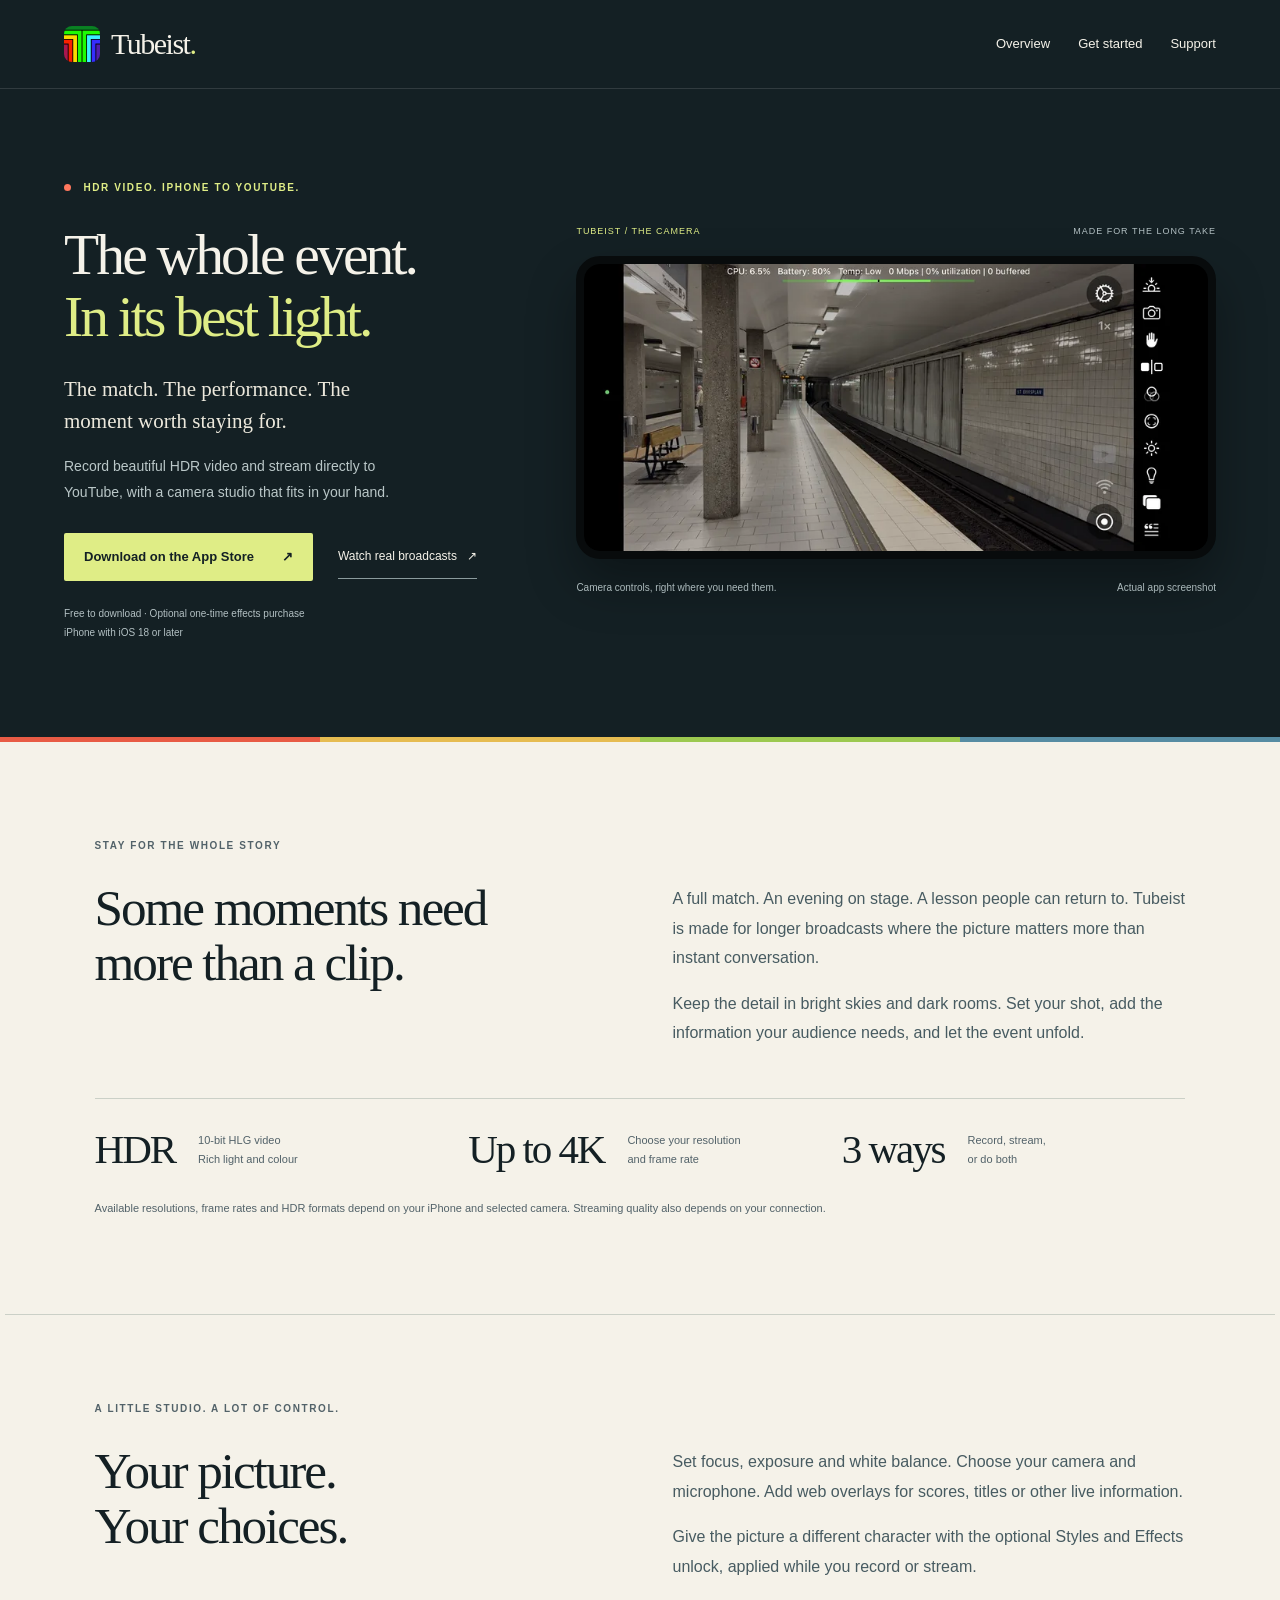
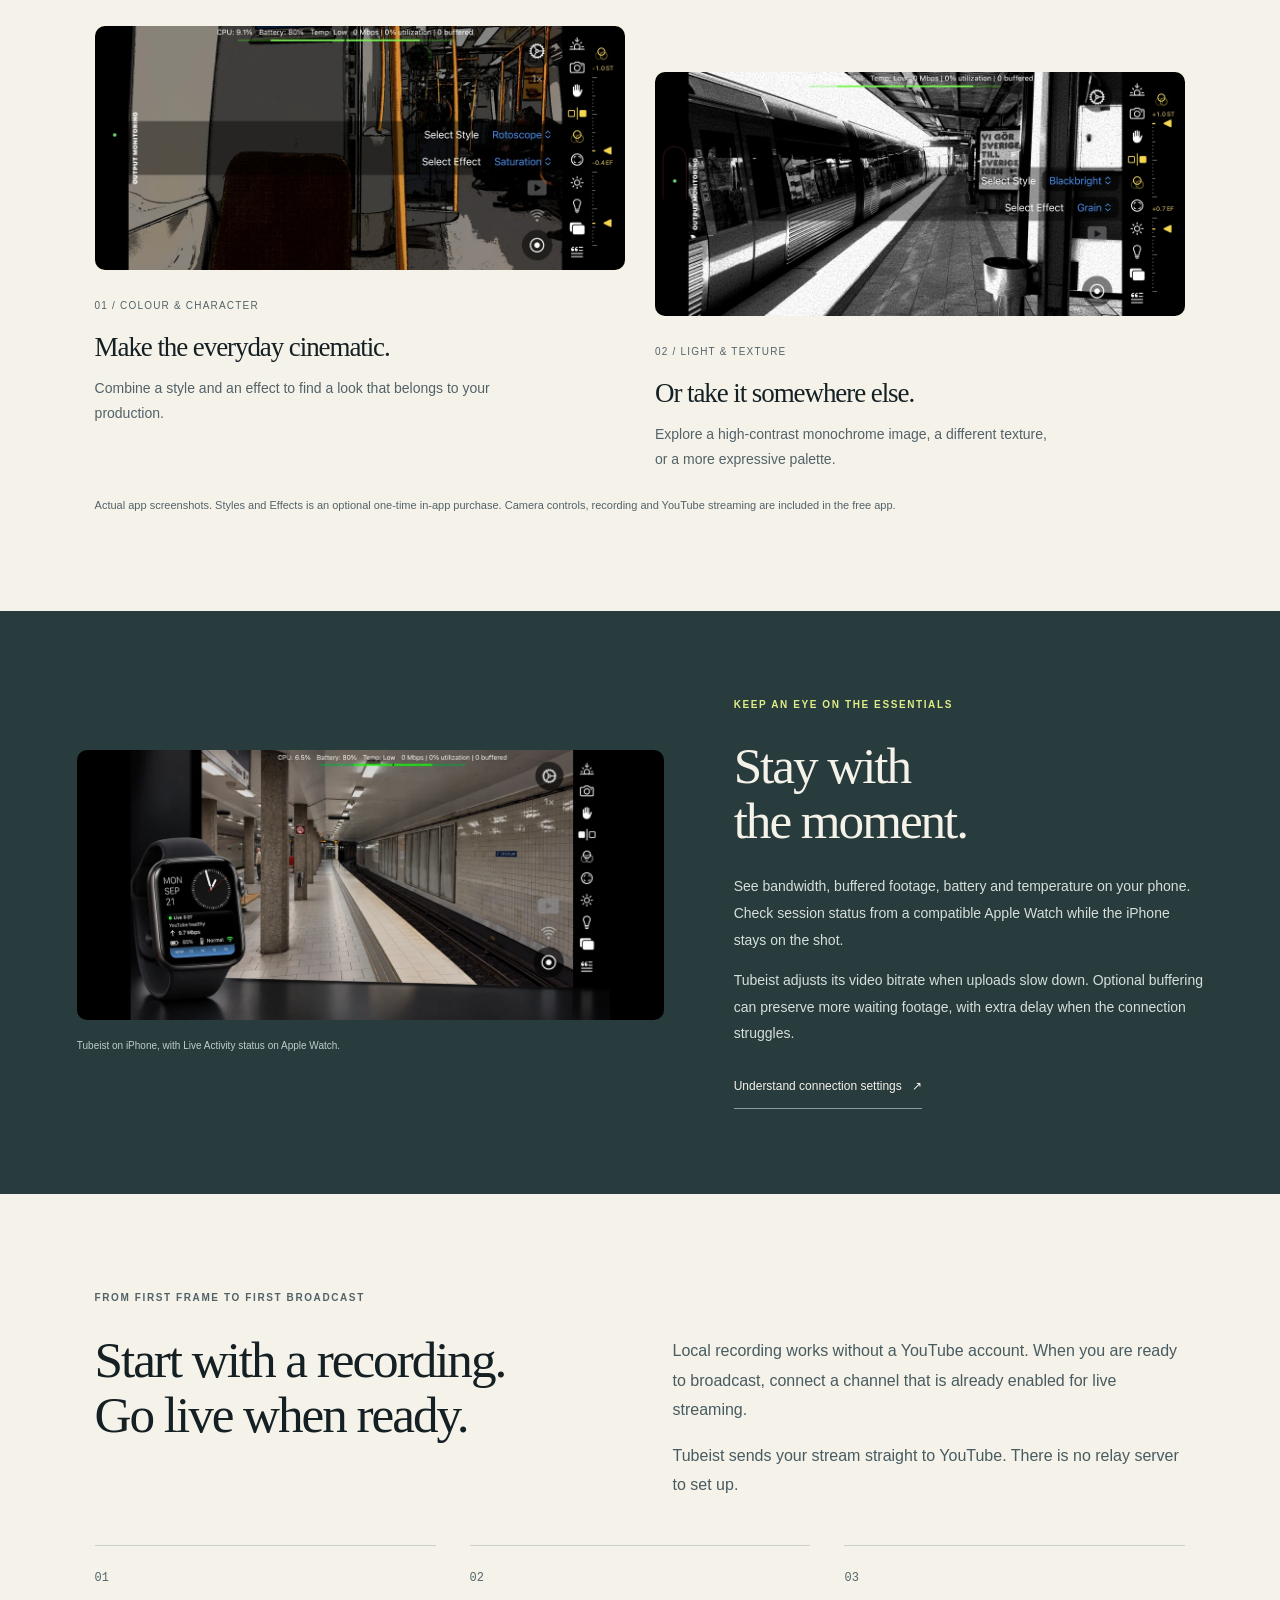
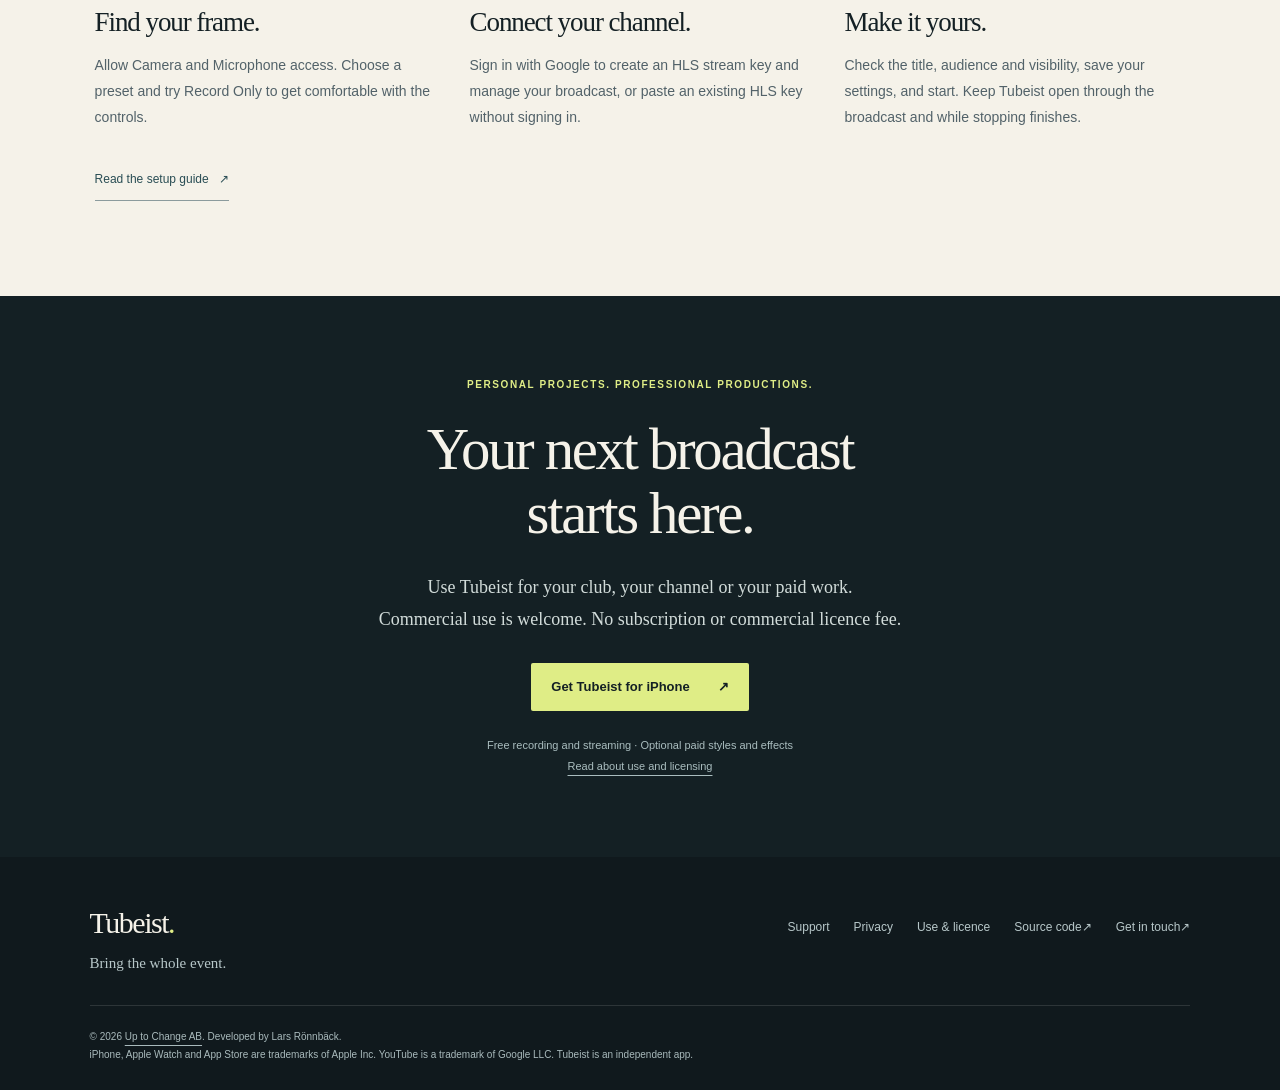
<file: AppStore/Website/index.html>
<!doctype html>
<html lang="en">
<head>
  <meta charset="utf-8">
  <meta name="viewport" content="width=device-width, initial-scale=1">
  <meta name="theme-color" content="#142024">
  <title>Tubeist — Bring the whole event.</title>
  <meta name="description" content="Record HDR video and stream directly to YouTube from your iPhone. Camera controls, web overlays and optional effects. Personal and commercial use welcome.">
  <link rel="canonical" href="https://www.uptochange.com/tubeist/">
  <meta property="og:type" content="website">
  <meta property="og:title" content="Tubeist — Bring the whole event.">
  <meta property="og:description" content="Record HDR video and stream directly to YouTube from your iPhone. Camera controls, web overlays and optional effects. Personal and commercial use welcome.">
  <meta property="og:url" content="https://www.uptochange.com/tubeist/">
  <meta property="og:image" content="https://www.uptochange.com/tubeist/assets/social.jpg">
  <meta property="og:image:width" content="1200">
  <meta property="og:image:height" content="630">
  <meta property="og:image:alt" content="Tubeist — HDR recording and YouTube streaming for iPhone">
  <meta name="twitter:card" content="summary_large_image">
  <link rel="icon" href="assets/favicon.png" type="image/png">
  <link rel="apple-touch-icon" href="assets/apple-touch-icon.png">
  <link rel="stylesheet" href="assets/site.css">
</head>
<body class="home">
  <a class="skip" href="#main">Skip to content</a>
  <header class="site-header">
    <a class="wordmark" href="./" aria-label="Tubeist home"><img src="assets/icon.png" width="40" height="40" alt="">Tubeist<span class="wordmark-dot" aria-hidden="true">.</span></a>
    <nav aria-label="Main navigation"><a href="./#possibilities">Overview</a><a href="./#get-started">Get started</a><a href="support.html">Support</a></nav>
  </header>
  <main id="main">
    <section class="hero" aria-labelledby="hero-title">
      <div class="hero-inner">
        <div class="hero-copy">
          <p class="eyebrow"><span class="signal" aria-hidden="true"></span> HDR video. iPhone to YouTube.</p>
          <h1 id="hero-title">The whole event.<br><em>In its best light.</em></h1>
          <p class="hero-intro">The match. The performance. The moment worth staying for.</p>
          <p class="hero-invite">Record beautiful HDR video and stream directly to YouTube, with a camera studio that fits in your hand.</p>
          <div class="hero-actions"><a class="button" href="https://apps.apple.com/app/tubeist/id6740208994">Download on the App Store <span aria-hidden="true">↗</span></a><a class="text-link" href="https://www.youtube.com/playlist?list=PLFnkPgO2HxdAp_YiFVSWVpyak--0y6m5U">Watch real broadcasts <span aria-hidden="true">↗</span></a></div>
          <p class="availability">Free to download · Optional one-time effects purchase<br>iPhone with iOS 18 or later</p>
        </div>
        <figure class="hero-image">
          <div class="frame-label"><span>Tubeist / The camera</span><span>Made for the long take</span></div>
          <a href="assets/camera.webp" aria-label="View the full Tubeist camera screenshot"><img src="assets/camera.webp" srcset="assets/camera-small.webp 800w, assets/camera.webp 1600w" sizes="(max-width: 1000px) 90vw, 54vw" width="1600" height="736" alt="Tubeist’s landscape camera interface looking down a Stockholm underground platform, with camera controls and a stream health display" fetchpriority="high"></a>
          <figcaption><span>Camera controls, right where you need them.</span><span>Actual app screenshot</span></figcaption>
        </figure>
      </div>
      <div class="colour-strip" aria-hidden="true"></div>
    </section>

    <section class="section-wrap introduction" id="possibilities" aria-labelledby="intro-title">
      <p class="eyebrow">Stay for the whole story</p>
      <div class="intro-columns"><h2 id="intro-title">Some moments need<br>more than a clip.</h2><div class="intro-prose"><p>A full match. An evening on stage. A lesson people can return to. Tubeist is made for longer broadcasts where the picture matters more than instant conversation.</p><p>Keep the detail in bright skies and dark rooms. Set your shot, add the information your audience needs, and let the event unfold.</p></div></div>
      <dl class="spec-list"><div><dt>HDR</dt><dd>10-bit HLG video<br>Rich light and colour</dd></div><div><dt>Up to 4K</dt><dd>Choose your resolution<br>and frame rate</dd></div><div><dt>3 ways</dt><dd>Record, stream,<br>or do both</dd></div></dl>
      <p class="small-note">Available resolutions, frame rates and HDR formats depend on your iPhone and selected camera. Streaming quality also depends on your connection.</p>
    </section>

    <section class="production section-wrap" aria-labelledby="production-title">
      <p class="eyebrow">A little studio. A lot of control.</p>
      <div class="intro-columns"><h2 id="production-title">Your picture.<br>Your choices.</h2><div class="intro-prose"><p>Set focus, exposure and white balance. Choose your camera and microphone. Add web overlays for scores, titles or other live information.</p><p>Give the picture a different character with the optional Styles and Effects unlock, applied while you record or stream.</p></div></div>
      <div class="image-pair">
        <figure><a href="assets/rotoscope.webp" aria-label="View the Rotoscope and Saturation screenshot"><img src="assets/rotoscope.webp" width="1100" height="506" loading="lazy" alt="A tram interior in Tubeist with the Rotoscope style and Saturation effect selected"></a><figcaption><span class="figure-number">01 / Colour &amp; character</span><h3>Make the everyday cinematic.</h3><p>Combine a style and an effect to find a look that belongs to your production.</p></figcaption></figure>
        <figure><a href="assets/blackbright.webp" aria-label="View the Blackbright and Grain screenshot"><img src="assets/blackbright.webp" width="1100" height="506" loading="lazy" alt="A station platform in Tubeist with the Blackbright style and Grain effect selected"></a><figcaption><span class="figure-number">02 / Light &amp; texture</span><h3>Or take it somewhere else.</h3><p>Explore a high-contrast monochrome image, a different texture, or a more expressive palette.</p></figcaption></figure>
      </div>
      <p class="small-note">Actual app screenshots. Styles and Effects is an optional one-time in-app purchase. Camera controls, recording and YouTube streaming are included in the free app.</p>
    </section>

    <section class="watch-section" aria-labelledby="watch-title">
      <div class="watch-inner">
        <figure><img src="assets/watch.webp" width="1200" height="552" loading="lazy" alt="A composite showing Tubeist’s camera interface and an Apple Watch displaying session time and streaming health"><figcaption>Tubeist on iPhone, with Live Activity status on Apple Watch.</figcaption></figure>
        <div class="watch-copy"><p class="eyebrow">Keep an eye on the essentials</p><h2 id="watch-title">Stay with<br>the moment.</h2><p>See bandwidth, buffered footage, battery and temperature on your phone. Check session status from a compatible Apple Watch while the iPhone stays on the shot.</p><p>Tubeist adjusts its video bitrate when uploads slow down. Optional buffering can preserve more waiting footage, with extra delay when the connection struggles.</p><a class="text-link" href="support.html#connection">Understand connection settings <span aria-hidden="true">↗</span></a></div>
      </div>
    </section>

    <section class="section-wrap getting-started" id="get-started" aria-labelledby="start-title">
      <p class="eyebrow">From first frame to first broadcast</p>
      <div class="intro-columns"><h2 id="start-title">Start with a recording.<br>Go live when ready.</h2><div class="intro-prose"><p>Local recording works without a YouTube account. When you are ready to broadcast, connect a channel that is already enabled for live streaming.</p><p>Tubeist sends your stream straight to YouTube. There is no relay server to set up.</p></div></div>
      <ol class="steps"><li><span aria-hidden="true">01</span><div><h3>Find your frame.</h3><p>Allow Camera and Microphone access. Choose a preset and try Record Only to get comfortable with the controls.</p></div></li><li><span aria-hidden="true">02</span><div><h3>Connect your channel.</h3><p>Sign in with Google to create an HLS stream key and manage your broadcast, or paste an existing HLS key without signing in.</p></div></li><li><span aria-hidden="true">03</span><div><h3>Make it yours.</h3><p>Check the title, audience and visibility, save your settings, and start. Keep Tubeist open through the broadcast and while stopping finishes.</p></div></li></ol>
      <a class="text-link dark-link" href="support.html#get-started">Read the setup guide <span aria-hidden="true">↗</span></a>
    </section>

    <section class="closing" aria-labelledby="closing-title"><p class="eyebrow">Personal projects. Professional productions.</p><h2 id="closing-title">Your next broadcast<br>starts here.</h2><p>Use Tubeist for your club, your channel or your paid work.<br>Commercial use is welcome. No subscription or commercial licence fee.</p><a class="button" href="https://apps.apple.com/app/tubeist/id6740208994">Get Tubeist for iPhone <span aria-hidden="true">↗</span></a><p class="closing-footnote">Free recording and streaming · Optional paid styles and effects<br><a href="licence.html">Read about use and licensing</a></p></section>
</main>
  <footer class="site-footer">
    <div class="footer-brand"><a class="wordmark" href="./">Tubeist<span class="wordmark-dot" aria-hidden="true">.</span></a><p>Bring the whole event.</p></div>
    <nav aria-label="Footer navigation"><a href="support.html">Support</a><a href="privacy-policy.html">Privacy</a><a href="licence.html">Use &amp; licence</a><a href="https://github.com/Roenbaeck/tubeist">Source code <span aria-hidden="true">↗</span></a><a href="mailto:support@uptochange.com">Get in touch <span aria-hidden="true">↗</span></a></nav>
    <p class="copyright">© 2026 <a href="https://www.uptochange.com/">Up to Change AB</a>. Developed by Lars Rönnbäck.<br>iPhone, Apple Watch and App Store are trademarks of Apple Inc. YouTube is a trademark of Google LLC. Tubeist is an independent app.</p>
  </footer>
</body>
</html>
</file>
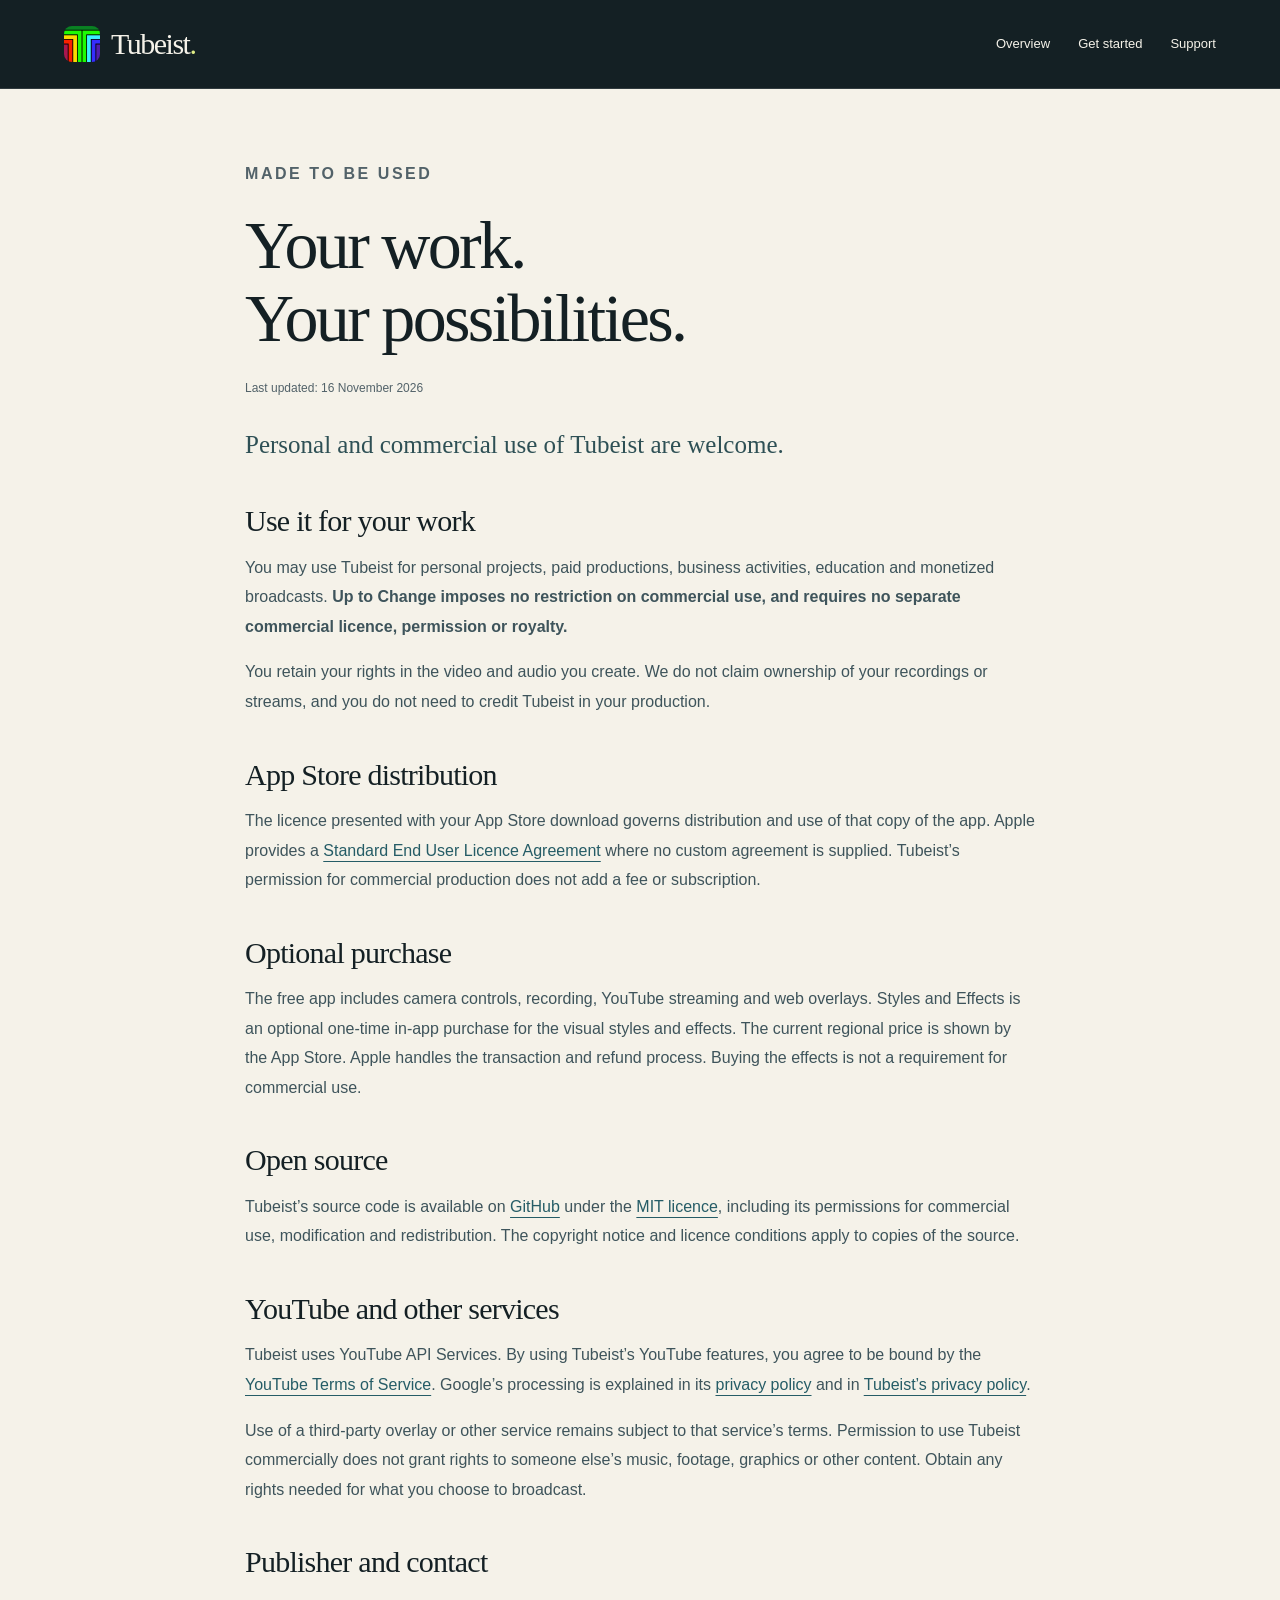
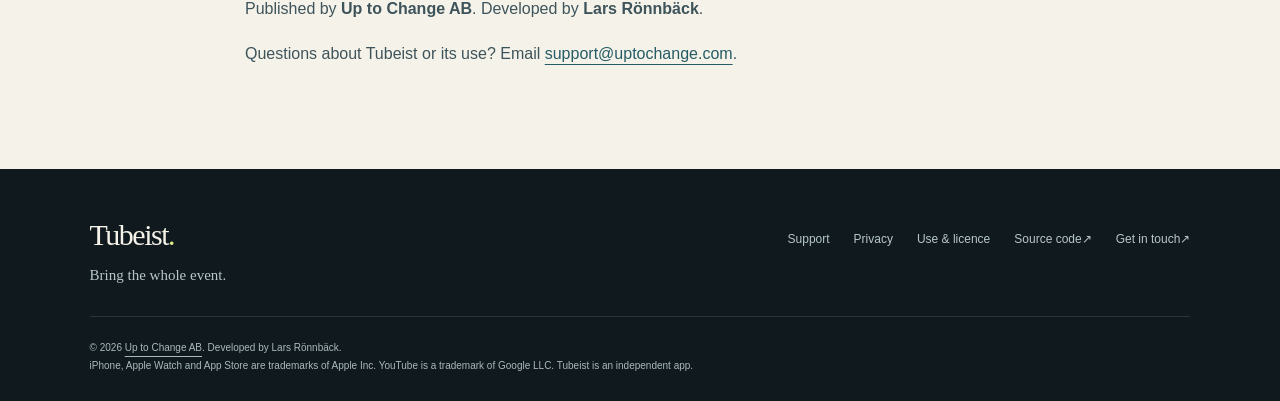
<file: AppStore/Website/licence.html>
<!doctype html>
<html lang="en">
<head>
  <meta charset="utf-8">
  <meta name="viewport" content="width=device-width, initial-scale=1">
  <meta name="theme-color" content="#142024">
  <title>Personal &amp; commercial use — Tubeist</title>
  <meta name="description" content="Tubeist welcomes personal and commercial use, including paid productions and monetized broadcasts. Read about the App Store licence and MIT-licensed source.">
  <link rel="canonical" href="https://www.uptochange.com/tubeist/licence.html">
  <meta property="og:type" content="website">
  <meta property="og:title" content="Personal &amp; commercial use — Tubeist">
  <meta property="og:description" content="Tubeist welcomes personal and commercial use, including paid productions and monetized broadcasts. Read about the App Store licence and MIT-licensed source.">
  <meta property="og:url" content="https://www.uptochange.com/tubeist/licence.html">
  <meta property="og:image" content="https://www.uptochange.com/tubeist/assets/social.jpg">
  <meta property="og:image:width" content="1200">
  <meta property="og:image:height" content="630">
  <meta property="og:image:alt" content="Tubeist — HDR recording and YouTube streaming for iPhone">
  <meta name="twitter:card" content="summary_large_image">
  <link rel="icon" href="assets/favicon.png" type="image/png">
  <link rel="apple-touch-icon" href="assets/apple-touch-icon.png">
  <link rel="stylesheet" href="assets/site.css">
</head>
<body class="document">
  <a class="skip" href="#main">Skip to content</a>
  <header class="site-header">
    <a class="wordmark" href="./" aria-label="Tubeist home"><img src="assets/icon.png" width="40" height="40" alt="">Tubeist<span class="wordmark-dot" aria-hidden="true">.</span></a>
    <nav aria-label="Main navigation"><a href="./#possibilities">Overview</a><a href="./#get-started">Get started</a><a href="support.html">Support</a></nav>
  </header>
  <main id="main">
    <article class="document-wrap">
      <p class="eyebrow">Made to be used</p><h1>Your work.<br>Your possibilities.</h1>
      <p class="updated">Last updated: 16 November 2026</p>
      <p class="lede">Personal and commercial use of Tubeist are welcome.</p>
      <h2>Use it for your work</h2>
      <p>You may use Tubeist for personal projects, paid productions, business activities, education and monetized broadcasts. <strong>Up to Change imposes no restriction on commercial use, and requires no separate commercial licence, permission or royalty.</strong></p>
      <p>You retain your rights in the video and audio you create. We do not claim ownership of your recordings or streams, and you do not need to credit Tubeist in your production.</p>
      <h2>App Store distribution</h2>
      <p>The licence presented with your App Store download governs distribution and use of that copy of the app. Apple provides a <a href="https://www.apple.com/legal/internet-services/itunes/dev/stdeula/">Standard End User Licence Agreement</a> where no custom agreement is supplied. Tubeist’s permission for commercial production does not add a fee or subscription.</p>
      <h2>Optional purchase</h2>
      <p>The free app includes camera controls, recording, YouTube streaming and web overlays. Styles and Effects is an optional one-time in-app purchase for the visual styles and effects. The current regional price is shown by the App Store. Apple handles the transaction and refund process. Buying the effects is not a requirement for commercial use.</p>
      <h2>Open source</h2>
      <p>Tubeist’s source code is available on <a href="https://github.com/Roenbaeck/tubeist">GitHub</a> under the <a href="assets/source-licence.txt">MIT licence</a>, including its permissions for commercial use, modification and redistribution. The copyright notice and licence conditions apply to copies of the source.</p>
      <h2>YouTube and other services</h2>
      <p>Tubeist uses YouTube API Services. By using Tubeist’s YouTube features, you agree to be bound by the <a href="https://www.youtube.com/t/terms">YouTube Terms of Service</a>. Google’s processing is explained in its <a href="https://policies.google.com/privacy">privacy policy</a> and in <a href="privacy-policy.html">Tubeist’s privacy policy</a>.</p>
      <p>Use of a third-party overlay or other service remains subject to that service’s terms. Permission to use Tubeist commercially does not grant rights to someone else’s music, footage, graphics or other content. Obtain any rights needed for what you choose to broadcast.</p>
      <h2>Publisher and contact</h2>
      <p>Published by <strong>Up to Change AB</strong>. Developed by <strong>Lars Rönnbäck</strong>.</p>
      <p>Questions about Tubeist or its use? Email <a href="mailto:support@uptochange.com?subject=Tubeist%20licensing">support@uptochange.com</a>.</p>
    </article>
</main>
  <footer class="site-footer">
    <div class="footer-brand"><a class="wordmark" href="./">Tubeist<span class="wordmark-dot" aria-hidden="true">.</span></a><p>Bring the whole event.</p></div>
    <nav aria-label="Footer navigation"><a href="support.html">Support</a><a href="privacy-policy.html">Privacy</a><a href="licence.html">Use &amp; licence</a><a href="https://github.com/Roenbaeck/tubeist">Source code <span aria-hidden="true">↗</span></a><a href="mailto:support@uptochange.com">Get in touch <span aria-hidden="true">↗</span></a></nav>
    <p class="copyright">© 2026 <a href="https://www.uptochange.com/">Up to Change AB</a>. Developed by Lars Rönnbäck.<br>iPhone, Apple Watch and App Store are trademarks of Apple Inc. YouTube is a trademark of Google LLC. Tubeist is an independent app.</p>
  </footer>
</body>
</html>
</file>
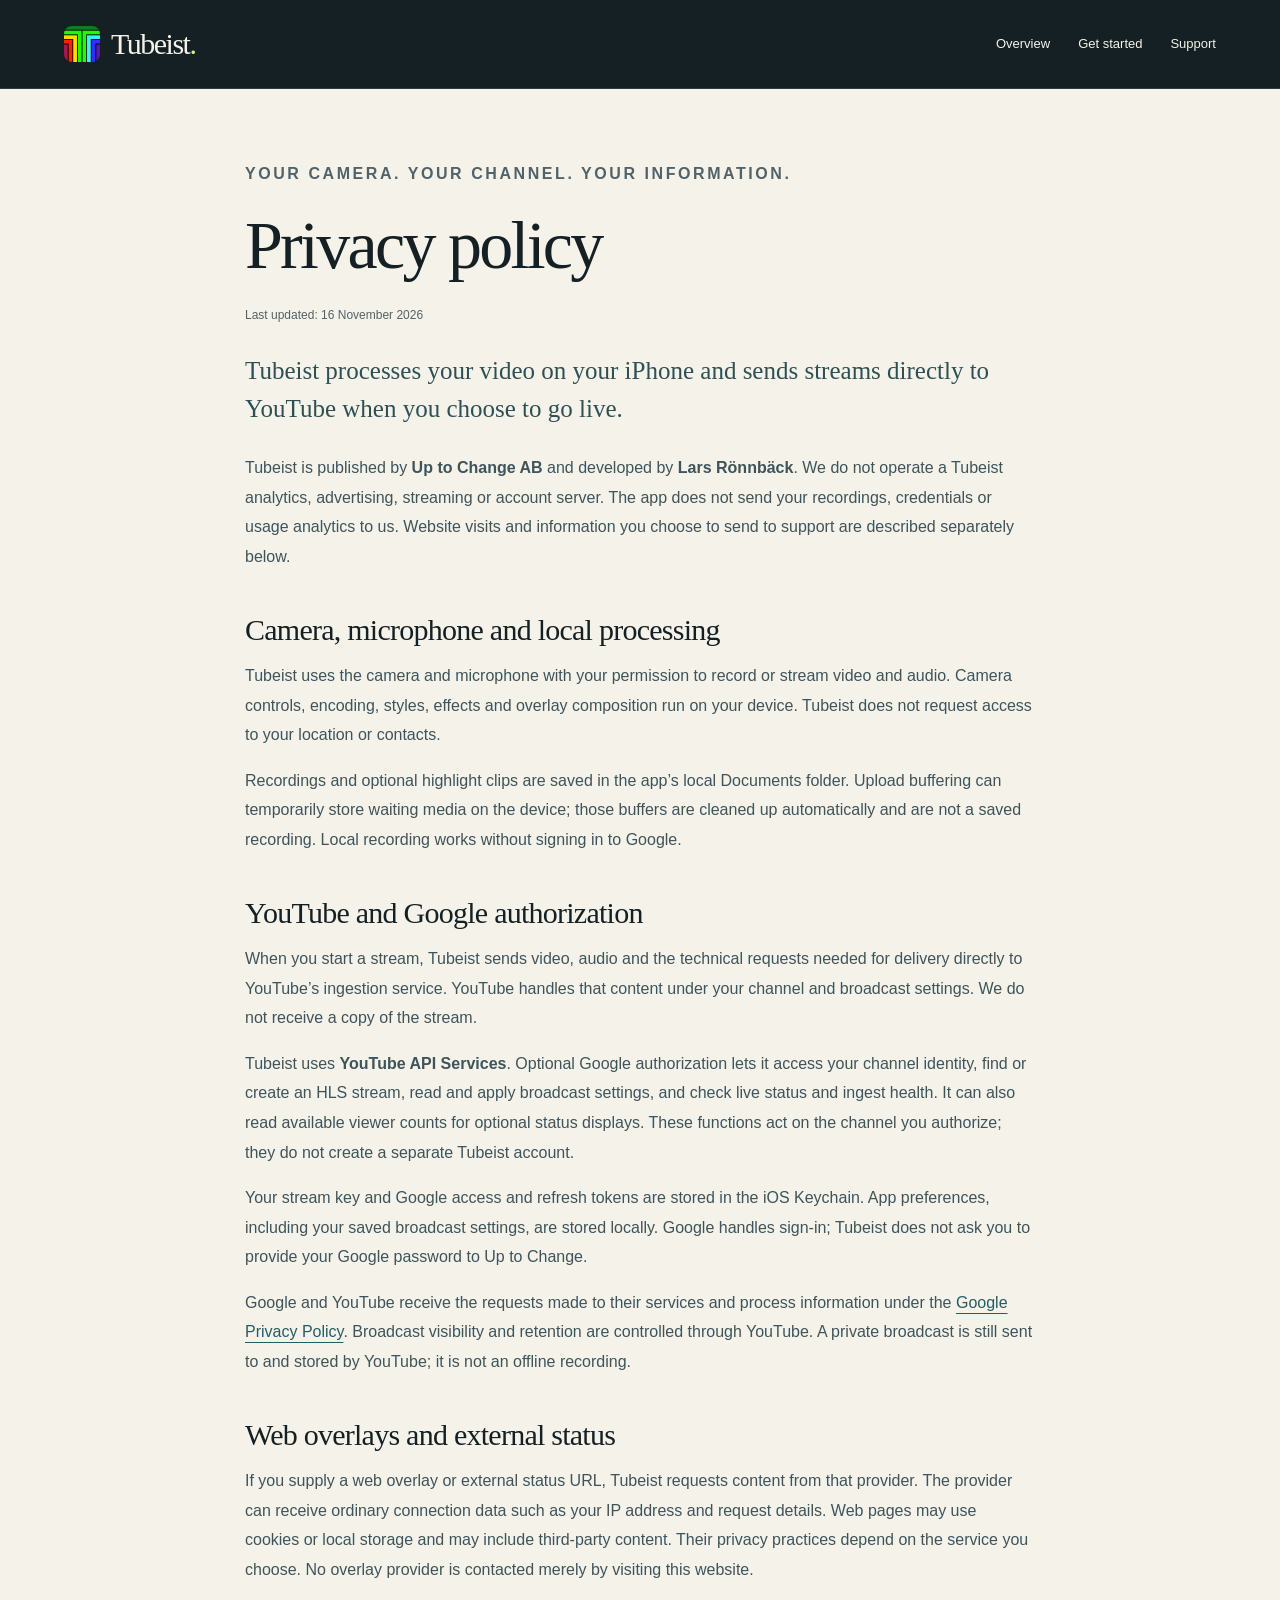
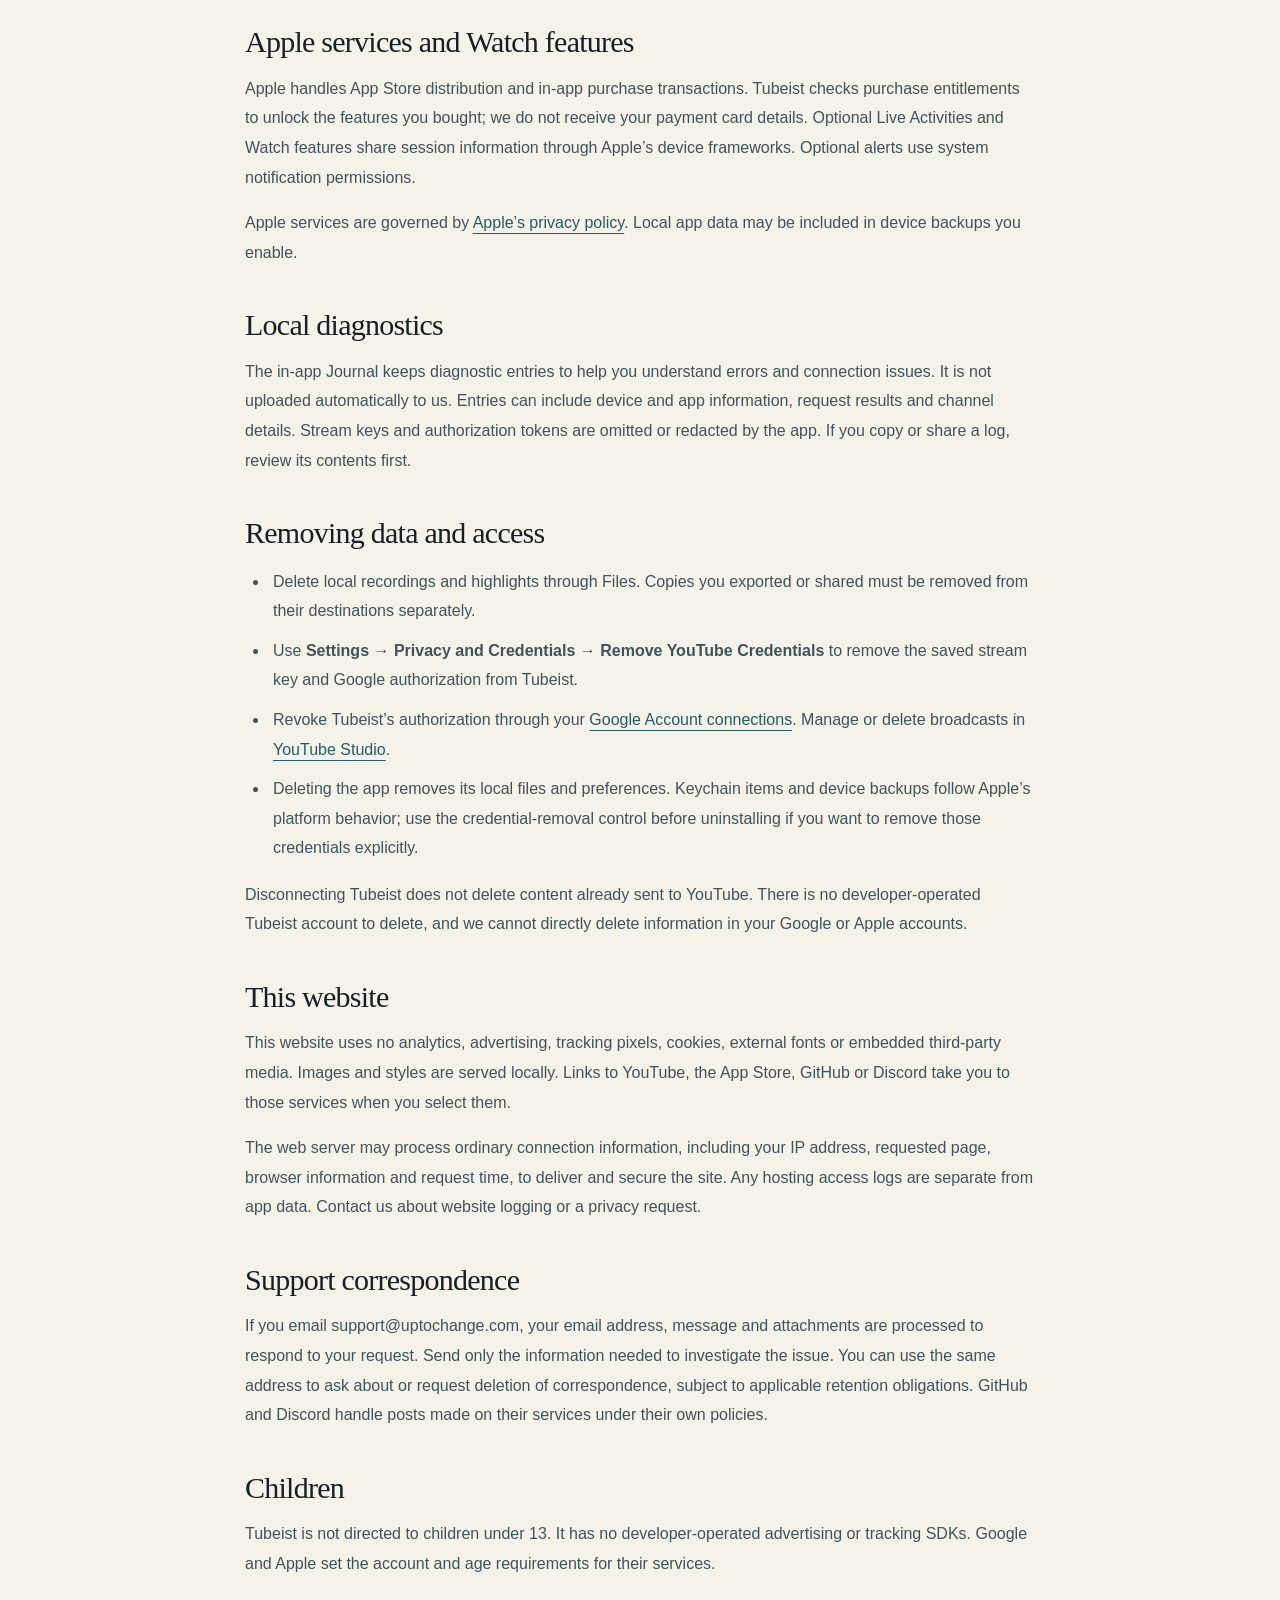
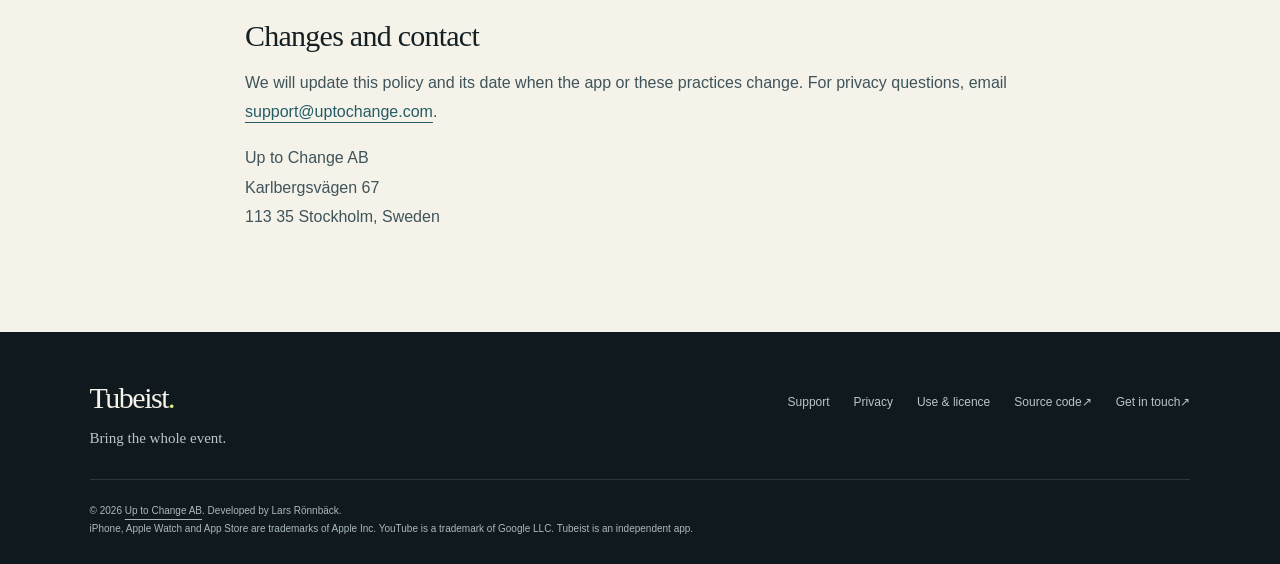
<file: AppStore/Website/privacy-policy.html>
<!doctype html>
<html lang="en">
<head>
  <meta charset="utf-8">
  <meta name="viewport" content="width=device-width, initial-scale=1">
  <meta name="theme-color" content="#142024">
  <title>Privacy policy — Tubeist</title>
  <meta name="description" content="How Tubeist handles camera and microphone data, YouTube authorization, local recordings, overlays, purchases, website visits and support correspondence.">
  <link rel="canonical" href="https://www.uptochange.com/tubeist/privacy-policy.html">
  <meta property="og:type" content="website">
  <meta property="og:title" content="Privacy policy — Tubeist">
  <meta property="og:description" content="How Tubeist handles camera and microphone data, YouTube authorization, local recordings, overlays, purchases, website visits and support correspondence.">
  <meta property="og:url" content="https://www.uptochange.com/tubeist/privacy-policy.html">
  <meta property="og:image" content="https://www.uptochange.com/tubeist/assets/social.jpg">
  <meta property="og:image:width" content="1200">
  <meta property="og:image:height" content="630">
  <meta property="og:image:alt" content="Tubeist — HDR recording and YouTube streaming for iPhone">
  <meta name="twitter:card" content="summary_large_image">
  <link rel="icon" href="assets/favicon.png" type="image/png">
  <link rel="apple-touch-icon" href="assets/apple-touch-icon.png">
  <link rel="stylesheet" href="assets/site.css">
</head>
<body class="document">
  <a class="skip" href="#main">Skip to content</a>
  <header class="site-header">
    <a class="wordmark" href="./" aria-label="Tubeist home"><img src="assets/icon.png" width="40" height="40" alt="">Tubeist<span class="wordmark-dot" aria-hidden="true">.</span></a>
    <nav aria-label="Main navigation"><a href="./#possibilities">Overview</a><a href="./#get-started">Get started</a><a href="support.html">Support</a></nav>
  </header>
  <main id="main">
    <article class="document-wrap">
      <p class="eyebrow">Your camera. Your channel. Your information.</p><h1>Privacy policy</h1>
      <p class="updated">Last updated: 16 November 2026</p>
      <p class="lede">Tubeist processes your video on your iPhone and sends streams directly to YouTube when you choose to go live.</p>
      <p>Tubeist is published by <strong>Up to Change AB</strong> and developed by <strong>Lars Rönnbäck</strong>. We do not operate a Tubeist analytics, advertising, streaming or account server. The app does not send your recordings, credentials or usage analytics to us. Website visits and information you choose to send to support are described separately below.</p>
      <h2>Camera, microphone and local processing</h2>
      <p>Tubeist uses the camera and microphone with your permission to record or stream video and audio. Camera controls, encoding, styles, effects and overlay composition run on your device. Tubeist does not request access to your location or contacts.</p>
      <p>Recordings and optional highlight clips are saved in the app’s local Documents folder. Upload buffering can temporarily store waiting media on the device; those buffers are cleaned up automatically and are not a saved recording. Local recording works without signing in to Google.</p>
      <h2>YouTube and Google authorization</h2>
      <p>When you start a stream, Tubeist sends video, audio and the technical requests needed for delivery directly to YouTube’s ingestion service. YouTube handles that content under your channel and broadcast settings. We do not receive a copy of the stream.</p>
      <p>Tubeist uses <strong>YouTube API Services</strong>. Optional Google authorization lets it access your channel identity, find or create an HLS stream, read and apply broadcast settings, and check live status and ingest health. It can also read available viewer counts for optional status displays. These functions act on the channel you authorize; they do not create a separate Tubeist account.</p>
      <p>Your stream key and Google access and refresh tokens are stored in the iOS Keychain. App preferences, including your saved broadcast settings, are stored locally. Google handles sign-in; Tubeist does not ask you to provide your Google password to Up to Change.</p>
      <p>Google and YouTube receive the requests made to their services and process information under the <a href="https://policies.google.com/privacy">Google Privacy Policy</a>. Broadcast visibility and retention are controlled through YouTube. A private broadcast is still sent to and stored by YouTube; it is not an offline recording.</p>
      <h2>Web overlays and external status</h2>
      <p>If you supply a web overlay or external status URL, Tubeist requests content from that provider. The provider can receive ordinary connection data such as your IP address and request details. Web pages may use cookies or local storage and may include third-party content. Their privacy practices depend on the service you choose. No overlay provider is contacted merely by visiting this website.</p>
      <h2>Apple services and Watch features</h2>
      <p>Apple handles App Store distribution and in-app purchase transactions. Tubeist checks purchase entitlements to unlock the features you bought; we do not receive your payment card details. Optional Live Activities and Watch features share session information through Apple’s device frameworks. Optional alerts use system notification permissions.</p>
      <p>Apple services are governed by <a href="https://www.apple.com/legal/privacy/en-ww/">Apple’s privacy policy</a>. Local app data may be included in device backups you enable.</p>
      <h2>Local diagnostics</h2>
      <p>The in-app Journal keeps diagnostic entries to help you understand errors and connection issues. It is not uploaded automatically to us. Entries can include device and app information, request results and channel details. Stream keys and authorization tokens are omitted or redacted by the app. If you copy or share a log, review its contents first.</p>
      <h2>Removing data and access</h2>
      <ul><li>Delete local recordings and highlights through Files. Copies you exported or shared must be removed from their destinations separately.</li><li>Use <strong>Settings → Privacy and Credentials → Remove YouTube Credentials</strong> to remove the saved stream key and Google authorization from Tubeist.</li><li>Revoke Tubeist’s authorization through your <a href="https://myaccount.google.com/connections">Google Account connections</a>. Manage or delete broadcasts in <a href="https://studio.youtube.com/">YouTube Studio</a>.</li><li>Deleting the app removes its local files and preferences. Keychain items and device backups follow Apple’s platform behavior; use the credential-removal control before uninstalling if you want to remove those credentials explicitly.</li></ul>
      <p>Disconnecting Tubeist does not delete content already sent to YouTube. There is no developer-operated Tubeist account to delete, and we cannot directly delete information in your Google or Apple accounts.</p>
      <h2>This website</h2>
      <p>This website uses no analytics, advertising, tracking pixels, cookies, external fonts or embedded third-party media. Images and styles are served locally. Links to YouTube, the App Store, GitHub or Discord take you to those services when you select them.</p>
      <p>The web server may process ordinary connection information, including your IP address, requested page, browser information and request time, to deliver and secure the site. Any hosting access logs are separate from app data. Contact us about website logging or a privacy request.</p>
      <h2>Support correspondence</h2>
      <p>If you email support@uptochange.com, your email address, message and attachments are processed to respond to your request. Send only the information needed to investigate the issue. You can use the same address to ask about or request deletion of correspondence, subject to applicable retention obligations. GitHub and Discord handle posts made on their services under their own policies.</p>
      <h2>Children</h2>
      <p>Tubeist is not directed to children under 13. It has no developer-operated advertising or tracking SDKs. Google and Apple set the account and age requirements for their services.</p>
      <h2>Changes and contact</h2>
      <p>We will update this policy and its date when the app or these practices change. For privacy questions, email <a href="mailto:support@uptochange.com?subject=Tubeist%20privacy">support@uptochange.com</a>.</p>
      <p>Up to Change AB<br>Karlbergsvägen 67<br>113 35 Stockholm, Sweden</p>
    </article>
</main>
  <footer class="site-footer">
    <div class="footer-brand"><a class="wordmark" href="./">Tubeist<span class="wordmark-dot" aria-hidden="true">.</span></a><p>Bring the whole event.</p></div>
    <nav aria-label="Footer navigation"><a href="support.html">Support</a><a href="privacy-policy.html">Privacy</a><a href="licence.html">Use &amp; licence</a><a href="https://github.com/Roenbaeck/tubeist">Source code <span aria-hidden="true">↗</span></a><a href="mailto:support@uptochange.com">Get in touch <span aria-hidden="true">↗</span></a></nav>
    <p class="copyright">© 2026 <a href="https://www.uptochange.com/">Up to Change AB</a>. Developed by Lars Rönnbäck.<br>iPhone, Apple Watch and App Store are trademarks of Apple Inc. YouTube is a trademark of Google LLC. Tubeist is an independent app.</p>
  </footer>
</body>
</html>
</file>
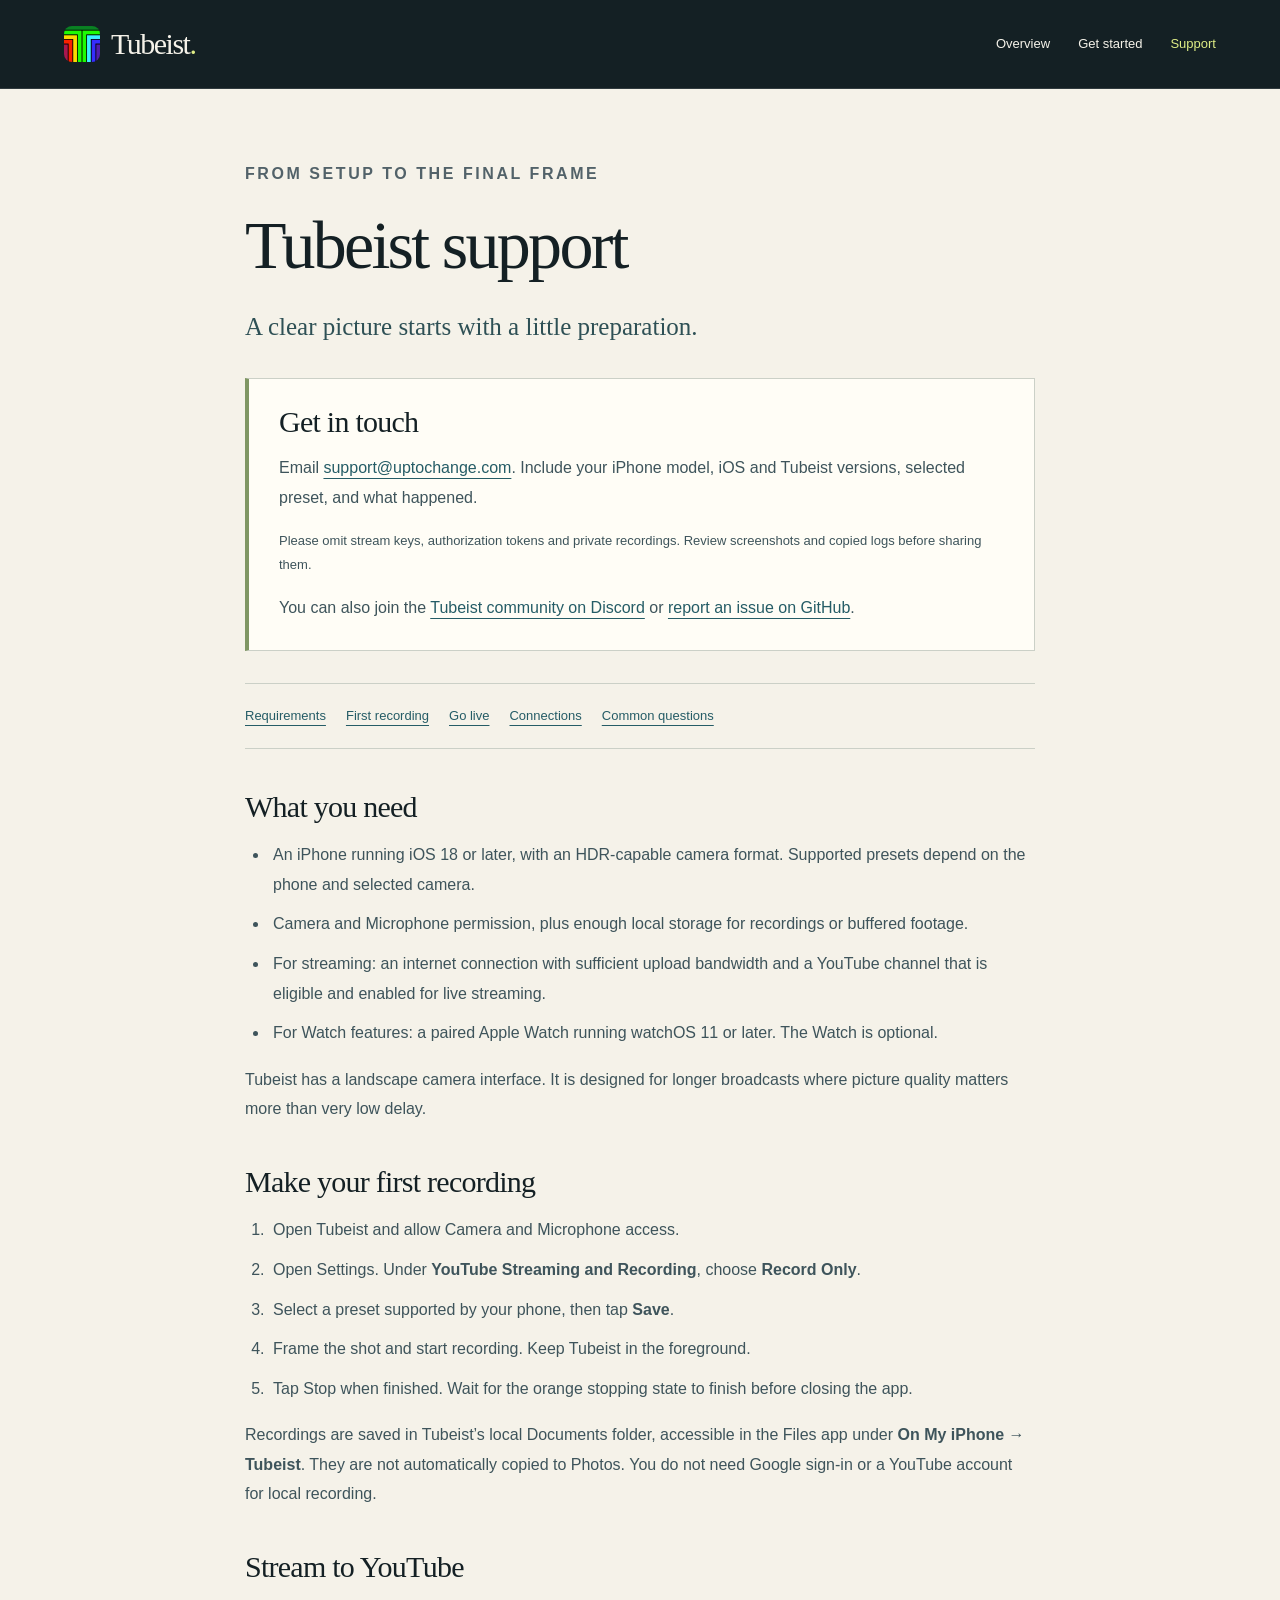
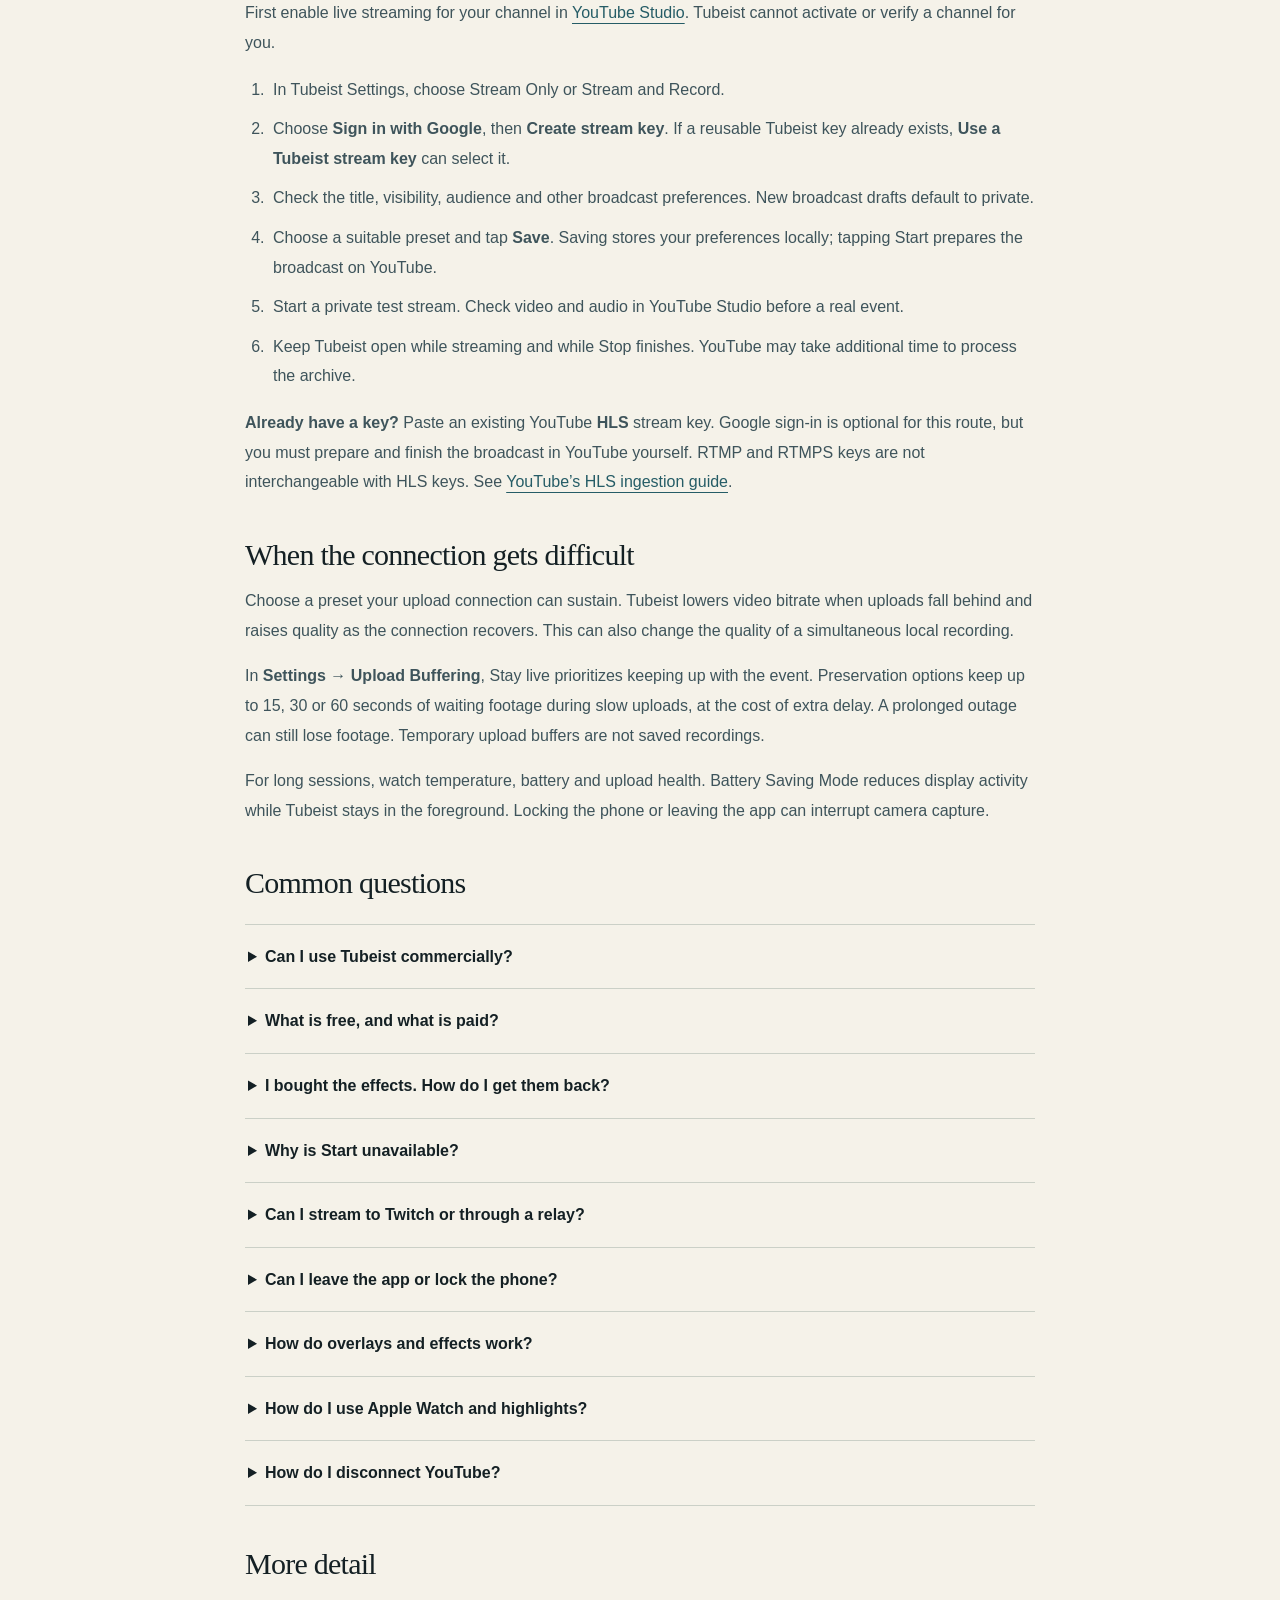
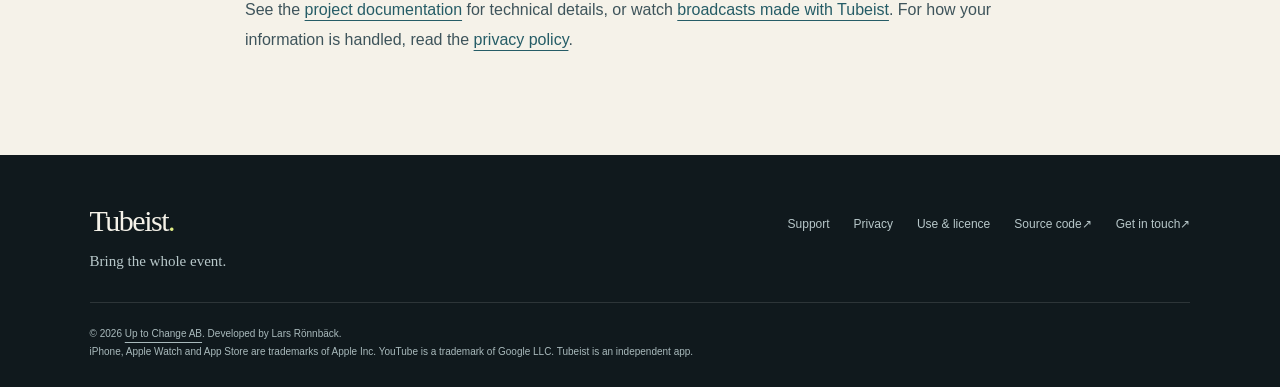
<file: AppStore/Website/support.html>
<!doctype html>
<html lang="en">
<head>
  <meta charset="utf-8">
  <meta name="viewport" content="width=device-width, initial-scale=1">
  <meta name="theme-color" content="#142024">
  <title>Support &amp; getting started — Tubeist</title>
  <meta name="description" content="Set up Tubeist for recording and YouTube streaming. Find device requirements, connection advice, purchase help and a direct support contact.">
  <link rel="canonical" href="https://www.uptochange.com/tubeist/support.html">
  <meta property="og:type" content="website">
  <meta property="og:title" content="Support &amp; getting started — Tubeist">
  <meta property="og:description" content="Set up Tubeist for recording and YouTube streaming. Find device requirements, connection advice, purchase help and a direct support contact.">
  <meta property="og:url" content="https://www.uptochange.com/tubeist/support.html">
  <meta property="og:image" content="https://www.uptochange.com/tubeist/assets/social.jpg">
  <meta property="og:image:width" content="1200">
  <meta property="og:image:height" content="630">
  <meta property="og:image:alt" content="Tubeist — HDR recording and YouTube streaming for iPhone">
  <meta name="twitter:card" content="summary_large_image">
  <link rel="icon" href="assets/favicon.png" type="image/png">
  <link rel="apple-touch-icon" href="assets/apple-touch-icon.png">
  <link rel="stylesheet" href="assets/site.css">
</head>
<body class="document">
  <a class="skip" href="#main">Skip to content</a>
  <header class="site-header">
    <a class="wordmark" href="./" aria-label="Tubeist home"><img src="assets/icon.png" width="40" height="40" alt="">Tubeist<span class="wordmark-dot" aria-hidden="true">.</span></a>
    <nav aria-label="Main navigation"><a href="./#possibilities">Overview</a><a href="./#get-started">Get started</a><a href="support.html" aria-current="page">Support</a></nav>
  </header>
  <main id="main">
    <article class="document-wrap">
      <p class="eyebrow">From setup to the final frame</p><h1>Tubeist support</h1>
      <p class="lede">A clear picture starts with a little preparation.</p>
      <div class="contact-panel"><h2>Get in touch</h2><p>Email <a href="mailto:support@uptochange.com?subject=Tubeist%20support">support@uptochange.com</a>. Include your iPhone model, iOS and Tubeist versions, selected preset, and what happened.</p><p class="small-note">Please omit stream keys, authorization tokens and private recordings. Review screenshots and copied logs before sharing them.</p><p>You can also join the <a href="https://discord.gg/W48k2rSvr8">Tubeist community on Discord</a> or <a href="https://github.com/Roenbaeck/tubeist/issues">report an issue on GitHub</a>.</p></div>
      <nav class="document-nav" aria-label="On this page"><a href="#requirements">Requirements</a><a href="#get-started">First recording</a><a href="#youtube">Go live</a><a href="#connection">Connections</a><a href="#questions">Common questions</a></nav>

      <h2 id="requirements">What you need</h2>
      <ul><li>An iPhone running iOS 18 or later, with an HDR-capable camera format. Supported presets depend on the phone and selected camera.</li><li>Camera and Microphone permission, plus enough local storage for recordings or buffered footage.</li><li>For streaming: an internet connection with sufficient upload bandwidth and a YouTube channel that is eligible and enabled for live streaming.</li><li>For Watch features: a paired Apple Watch running watchOS 11 or later. The Watch is optional.</li></ul>
      <p>Tubeist has a landscape camera interface. It is designed for longer broadcasts where picture quality matters more than very low delay.</p>

      <h2 id="get-started">Make your first recording</h2>
      <ol><li>Open Tubeist and allow Camera and Microphone access.</li><li>Open Settings. Under <strong>YouTube Streaming and Recording</strong>, choose <strong>Record Only</strong>.</li><li>Select a preset supported by your phone, then tap <strong>Save</strong>.</li><li>Frame the shot and start recording. Keep Tubeist in the foreground.</li><li>Tap Stop when finished. Wait for the orange stopping state to finish before closing the app.</li></ol>
      <p>Recordings are saved in Tubeist’s local Documents folder, accessible in the Files app under <strong>On My iPhone → Tubeist</strong>. They are not automatically copied to Photos. You do not need Google sign-in or a YouTube account for local recording.</p>

      <h2 id="youtube">Stream to YouTube</h2>
      <p>First enable live streaming for your channel in <a href="https://studio.youtube.com/">YouTube Studio</a>. Tubeist cannot activate or verify a channel for you.</p>
      <ol><li>In Tubeist Settings, choose Stream Only or Stream and Record.</li><li>Choose <strong>Sign in with Google</strong>, then <strong>Create stream key</strong>. If a reusable Tubeist key already exists, <strong>Use a Tubeist stream key</strong> can select it.</li><li>Check the title, visibility, audience and other broadcast preferences. New broadcast drafts default to private.</li><li>Choose a suitable preset and tap <strong>Save</strong>. Saving stores your preferences locally; tapping Start prepares the broadcast on YouTube.</li><li>Start a private test stream. Check video and audio in YouTube Studio before a real event.</li><li>Keep Tubeist open while streaming and while Stop finishes. YouTube may take additional time to process the archive.</li></ol>
      <p><strong>Already have a key?</strong> Paste an existing YouTube <strong>HLS</strong> stream key. Google sign-in is optional for this route, but you must prepare and finish the broadcast in YouTube yourself. RTMP and RTMPS keys are not interchangeable with HLS keys. See <a href="https://developers.google.com/youtube/v3/live/guides/hls-ingestion">YouTube’s HLS ingestion guide</a>.</p>

      <h2 id="connection">When the connection gets difficult</h2>
      <p>Choose a preset your upload connection can sustain. Tubeist lowers video bitrate when uploads fall behind and raises quality as the connection recovers. This can also change the quality of a simultaneous local recording.</p>
      <p>In <strong>Settings → Upload Buffering</strong>, Stay live prioritizes keeping up with the event. Preservation options keep up to 15, 30 or 60 seconds of waiting footage during slow uploads, at the cost of extra delay. A prolonged outage can still lose footage. Temporary upload buffers are not saved recordings.</p>
      <p>For long sessions, watch temperature, battery and upload health. Battery Saving Mode reduces display activity while Tubeist stays in the foreground. Locking the phone or leaving the app can interrupt camera capture.</p>

      <h2 id="questions">Common questions</h2>
      <div class="faq">
        <details><summary>Can I use Tubeist commercially?</summary><div><p>Yes. You may use Tubeist for paid productions, business work, monetized channels and personal projects. No separate permission, commercial licence fee or royalty is required by Up to Change. See <a href="licence.html">use and licensing</a>.</p></div></details>
        <details><summary>What is free, and what is paid?</summary><div><p>Recording, YouTube streaming, camera controls and web overlays are included in the free app. Styles and Effects is an optional one-time in-app purchase that unlocks the visual styles and effects. There is no subscription. The App Store shows the current price in your region.</p></div></details>
        <details><summary>I bought the effects. How do I get them back?</summary><div><p>Tubeist checks your App Store purchases automatically when it opens. Use the Apple Account that made the purchase, check your connection, and reopen the app. If the effects remain locked, contact support. The current app has no separate Restore Purchases button.</p></div></details>
        <details><summary>Why is Start unavailable?</summary><div><p>Check Camera and Microphone permissions, the selected camera and preset, and your YouTube HLS key if streaming is enabled. Ensure that your channel is enabled for live streaming. Read any on-screen error, then open Journal for details.</p></div></details>
        <details><summary>Can I stream to Twitch or through a relay?</summary><div><p>The current app streams directly to YouTube over HLS. It does not need an HLS relay and does not offer Twitch or generic RTMP output. Older documentation describing those setups does not describe the current app.</p></div></details>
        <details><summary>Can I leave the app or lock the phone?</summary><div><p>Keep Tubeist open and the phone unlocked during a stream or recording. iOS limits camera capture in the background. Battery Saving Mode is the option for reducing display power while keeping Tubeist in the foreground.</p></div></details>
        <details><summary>How do overlays and effects work?</summary><div><p>Add your chosen web overlay URLs in Settings and save. Overlays can provide scores, graphics or other live information. Providers may have their own accounts, charges and privacy policies. The top overlay in the list appears above those below it. The optional Styles and Effects purchase adds visual treatments to the output.</p></div></details>
        <details><summary>How do I use Apple Watch and highlights?</summary><div><p>Enable Apple Watch and Live Activity in Settings, and allow Live Activities on your devices. Standard shows session time and health; Full adds available streaming information. Display and refresh timing depend on the system.</p><p>Highlights are optional and off by default. Enable them before a session to save short clips around a moment from the iPhone or supported Live Activity controls. Clips are stored locally in Tubeist’s Documents folder.</p></div></details>
        <details><summary>How do I disconnect YouTube?</summary><div><p>Use <strong>Settings → Privacy and Credentials → Remove YouTube Credentials</strong> to remove the app’s stored key and Google authorization. You can also revoke Tubeist’s access from your <a href="https://myaccount.google.com/connections">Google Account connections</a>. Removing local credentials does not delete broadcasts stored by YouTube.</p></div></details>
      </div>
      <h2>More detail</h2><p>See the <a href="https://github.com/Roenbaeck/tubeist#readme">project documentation</a> for technical details, or watch <a href="https://www.youtube.com/playlist?list=PLFnkPgO2HxdAp_YiFVSWVpyak--0y6m5U">broadcasts made with Tubeist</a>. For how your information is handled, read the <a href="privacy-policy.html">privacy policy</a>.</p>
    </article>
</main>
  <footer class="site-footer">
    <div class="footer-brand"><a class="wordmark" href="./">Tubeist<span class="wordmark-dot" aria-hidden="true">.</span></a><p>Bring the whole event.</p></div>
    <nav aria-label="Footer navigation"><a href="support.html">Support</a><a href="privacy-policy.html">Privacy</a><a href="licence.html">Use &amp; licence</a><a href="https://github.com/Roenbaeck/tubeist">Source code <span aria-hidden="true">↗</span></a><a href="mailto:support@uptochange.com">Get in touch <span aria-hidden="true">↗</span></a></nav>
    <p class="copyright">© 2026 <a href="https://www.uptochange.com/">Up to Change AB</a>. Developed by Lars Rönnbäck.<br>iPhone, Apple Watch and App Store are trademarks of Apple Inc. YouTube is a trademark of Google LLC. Tubeist is an independent app.</p>
  </footer>
</body>
</html>
</file>
<file: AppStore/Website/assets/site.css>
:root {
  color-scheme: light;
  --paper: #f5f2e9;
  --ink: #142024;
  --muted: #526269;
  --line: #cbd0c7;
  --accent: #dfed86;
  --serif: Georgia, "Times New Roman", serif;
  --sans: -apple-system, BlinkMacSystemFont, "Segoe UI", sans-serif;
}
* { box-sizing: border-box; }
html { scroll-behavior: smooth; scroll-padding-top: 24px; }
body { margin: 0; background: var(--paper); color: var(--ink); font: 17px/1.7 var(--sans); -webkit-font-smoothing: antialiased; }
a { color: inherit; text-underline-offset: 5px; }
a:hover { text-decoration-thickness: 2px; }
a:focus-visible, summary:focus-visible { outline: 3px solid #b5661e; outline-offset: 5px; }
img { display: block; max-width: 100%; height: auto; }
figure, p, h1, h2, h3, dl, dd { margin: 0; }
p + p { margin-top: 1em; }
h1, h2, h3 { font: 400 48px/1.08 var(--serif); letter-spacing: -.04em; text-wrap: balance; }
h2 { font-size: clamp(37px, 4vw, 58px); }
h3 { font-size: 27px; line-height: 1.2; }
.eyebrow { font-size: 10px; font-weight: 650; letter-spacing: .16em; text-transform: uppercase; line-height: 1.7; }
.skip { position: fixed; top: 12px; left: 12px; transform: translateY(-180%); z-index: 10; background: var(--paper); color: var(--ink); padding: 10px 20px; }
.skip:focus { transform: none; }
.site-header { padding: 22px max(5%, calc((100vw - 1340px)/2)); background: var(--ink); color: var(--paper); display: flex; align-items: center; justify-content: space-between; gap: 24px; border-bottom: 1px solid #ffffff1f; }
.wordmark { display: inline-flex; align-items: center; font: 30px/1.2 var(--serif); letter-spacing: -.05em; text-decoration: none; white-space: nowrap; }
.wordmark img { width: 36px; height: 36px; margin-right: 11px; border-radius: 8px; }
.wordmark-dot { color: var(--accent); }
.site-header nav { display: flex; flex-wrap: wrap; gap: 28px; font-size: 13px; }
.site-header nav a { display: inline-flex; align-items: center; min-height: 44px; text-decoration: none; }
.site-header nav a:hover, .site-header nav a[aria-current] { color: var(--accent); }
.hero { background: var(--ink); color: var(--paper); }
.hero-inner { max-width: 1510px; margin: 0 auto; display: grid; grid-template-columns: .95fr 1.3fr; align-items: center; gap: 45px; padding: 90px 5% 95px; }
.hero .eyebrow { color: var(--accent); margin-bottom: 28px; }
.signal { display: inline-block; width: 7px; height: 7px; margin-right: 8px; border-radius: 50%; background: #ff775d; }
.hero h1 { font-size: clamp(45px, 4.5vw, 68px); letter-spacing: -.05em; line-height: 1.07; }
.hero h1 em { font-style: normal; color: var(--accent); }
.hero-intro { font: 21px/1.5 var(--serif); color: #ece8dc; margin-top: 27px; max-width: 360px; }
.hero-invite { font-size: 14px; line-height: 1.85; color: #bac7c8; max-width: 365px; margin-top: 17px; }
.hero-actions { display: flex; flex-wrap: wrap; align-items: center; gap: 12px 25px; margin-top: 27px; }
.button { display: inline-flex; align-items: center; justify-content: space-between; gap: 28px; min-height: 48px; padding: 13px 20px; background: var(--accent); color: var(--ink); border-radius: 2px; font-size: 13px; font-weight: 650; text-decoration: none; line-height: 1.6; }
.button:hover { background: #f1f5b7; }
.text-link { display: inline-flex; align-items: center; gap: 10px; min-height: 44px; font-size: 12px; text-decoration: none; border-bottom: 1px solid #8b9b9d; }
.availability { font-size: 10px; color: #b3c0c3; margin-top: 23px; line-height: 1.9; }
.hero-image { min-width: 0; }
.frame-label { display: flex; justify-content: space-between; gap: 20px; font-size: 9px; text-transform: uppercase; letter-spacing: .11em; color: #b3c0c3; margin-bottom: 16px; }
.frame-label span:first-child { color: var(--accent); }
.hero-image > a { display: block; background: #080b0c; border: 8px solid #080b0c; border-radius: 24px; box-shadow: 0 24px 50px #0005; overflow: hidden; }
.hero-image img { width: 100%; border-radius: 15px; }
.hero-image figcaption { display: flex; justify-content: space-between; gap: 24px; margin-top: 20px; font-size: 10px; line-height: 1.8; color: #acbabc; }
.colour-strip { height: 5px; background: linear-gradient(to right, #e85b45 0 25%, #e6bc51 25% 50%, #9cc950 50% 75%, #568ca3 75%); }
.section-wrap { max-width: 1270px; margin: 0 auto; padding: 95px 7%; }
.section-wrap > .eyebrow { color: var(--muted); margin-bottom: 26px; }
.intro-columns { display: grid; grid-template-columns: 1fr 1fr; gap: 65px; align-items: start; }
.intro-prose { color: #475b61; font-size: 16px; line-height: 1.85; padding-top: 4px; }
.spec-list { margin-top: 50px; display: grid; grid-template-columns: repeat(3, 1fr); gap: 30px; padding-top: 25px; border-top: 1px solid var(--line); }
.spec-list > div { display: flex; gap: 23px; align-items: center; }
.spec-list dt { font: 41px/1.25 var(--serif); letter-spacing: -.05em; white-space: nowrap; }
.spec-list dd { color: var(--muted); font-size: 11px; line-height: 1.65; }
.small-note { color: var(--muted); font-size: 11px; line-height: 1.8; margin-top: 24px; }
.production { border-top: 1px solid var(--line); padding-top: 85px; }
.image-pair { display: grid; grid-template-columns: 1fr 1fr; gap: 30px; margin-top: 45px; }
.image-pair figure:nth-child(2) { padding-top: 46px; }
.image-pair a { display: block; background: #0a0b0c; border-radius: 10px; overflow: hidden; }
.image-pair img { width: 100%; }
.image-pair figcaption { padding-top: 20px; }
.figure-number { font-size: 10px; color: var(--muted); text-transform: uppercase; letter-spacing: .12em; }
.image-pair h3 { margin-top: 12px; margin-bottom: 12px; }
.image-pair p { font-size: 14px; color: var(--muted); line-height: 1.8; max-width: 400px; }
.watch-section { background: #283b3d; color: var(--paper); }
.watch-inner { max-width: 1400px; margin: auto; padding: 85px 6%; display: grid; grid-template-columns: 1.25fr 1fr; gap: 70px; align-items: center; }
.watch-section figure { min-width: 0; }
.watch-section figure img { border-radius: 10px; }
.watch-section figcaption { font-size: 10px; color: #bdcecb; margin-top: 17px; }
.watch-copy .eyebrow { color: var(--accent); margin-bottom: 25px; }
.watch-copy h2 { margin-bottom: 25px; }
.watch-copy > p:not(.eyebrow) { font-size: 14px; line-height: 1.9; color: #d6dfda; }
.watch-copy .text-link { margin-top: 18px; }
.steps { list-style: none; margin: 45px 0 27px; padding: 0; display: grid; grid-template-columns: repeat(3, 1fr); gap: 34px; }
.steps li { padding-top: 22px; border-top: 1px solid var(--line); }
.steps li > span { display: block; font: 12px/1.7 ui-monospace, monospace; color: #51686b; margin-bottom: 18px; }
.steps h3 { margin-bottom: 14px; }
.steps p { font-size: 14px; line-height: 1.85; color: var(--muted); }
.dark-link { color: #294d54; }
.closing { padding: 80px 20px; background: var(--ink); color: var(--paper); text-align: center; }
.closing .eyebrow { color: var(--accent); margin-bottom: 25px; }
.closing h2 { font-size: clamp(42px, 4.6vw, 66px); margin-bottom: 25px; }
.closing > p:not(.eyebrow) { font: 18px/1.8 var(--serif); color: #d2dcda; }
.closing .button { margin-top: 28px; }
.closing > p.closing-footnote { font: 11px/1.9 var(--sans); color: #aabdbf; margin-top: 24px; }
.site-footer { padding: 48px 7% 26px; background: #10191d; color: #b7c7c9; display: grid; grid-template-columns: .8fr 1.2fr; gap: 28px; align-items: start; }
.site-footer .wordmark { color: var(--paper); }
.footer-brand p { font: 15px/1.7 var(--serif); margin-top: 8px; }
.site-footer nav { display: flex; flex-wrap: wrap; justify-content: flex-end; gap: 8px 24px; font-size: 12px; }
.site-footer nav a { display: inline-flex; align-items: center; min-height: 44px; text-decoration: none; }
.site-footer nav a:hover { color: var(--accent); }
.copyright { grid-column: 1/-1; border-top: 1px solid #ffffff1f; padding-top: 22px; font-size: 10px; line-height: 1.8; color: #a9babc; }
.document-wrap { max-width: 850px; padding: 70px 30px 100px; margin: 0 auto; }
.document-wrap > .eyebrow { color: var(--muted); margin-bottom: 20px; }
.document-wrap h1 { font-size: clamp(46px, 6vw, 68px); margin-bottom: 22px; }
.document-wrap .lede { font: 25px/1.5 var(--serif); color: #2e5055; margin: 26px 0; }
.document-wrap .updated { font-size: 12px; color: var(--muted); }
.document-wrap h2 { font-size: 30px; margin: 42px 0 15px; letter-spacing: -.025em; }
.document-wrap p, .document-wrap li { color: #3e545b; font-size: 16px; line-height: 1.85; }
.document-wrap li { padding-left: 4px; margin-bottom: 10px; }
.document-wrap ul, .document-wrap ol { padding-left: 24px; }
.document-wrap a { color: #255c66; overflow-wrap: anywhere; }
.document-wrap .small-note { font-size: 13px; margin-top: 17px; }
.contact-panel { padding: 27px 30px; margin: 32px 0; border: 1px solid var(--line); border-left: 4px solid #7f9663; background: #fffdf6; }
.contact-panel h2 { margin-top: 0; }
.document-nav { display: flex; flex-wrap: wrap; gap: 7px 20px; border-block: 1px solid var(--line); padding: 13px 0; font-size: 13px; }
.document-nav a { display: inline-flex; align-items: center; min-height: 38px; }
.faq { margin-top: 24px; border-top: 1px solid var(--line); }
.faq details { border-bottom: 1px solid var(--line); padding: 0 3px; }
.faq summary { cursor: pointer; padding: 19px 0; font-size: 16px; font-weight: 600; line-height: 1.6; }
.faq details > div { padding: 0 5px 22px; }
.faq p { font-size: 15px; }
@media (min-width: 1600px) { .hero-inner { padding-top: 115px; padding-bottom: 120px; } }
@media (max-width: 1100px) {
  .hero-inner { gap: 30px; }
  .hero h1 { font-size: 47px; }
  .spec-list > div { display: block; }
  .spec-list dd { margin-top: 10px; }
  .intro-columns { gap: 40px; }
  .watch-inner { gap: 40px; }
}
@media (max-width: 1000px) {
  .hero-inner { grid-template-columns: 1fr; padding: 60px 7% 50px; gap: 40px; }
  .hero-copy { text-align: center; }
  .hero h1 { font-size: clamp(47px, 7vw, 64px); }
  .hero-intro, .hero-invite { margin-left: auto; margin-right: auto; max-width: 480px; }
  .hero-actions { justify-content: center; }
  .hero-image { width: 100%; max-width: 740px; margin: 0 auto; }
  .section-wrap { padding: 72px 6%; }
  .watch-inner { padding: 65px 6%; }
}
@media (max-width: 700px) {
  .site-header { padding: 13px 6%; gap: 15px; }
  .wordmark { font-size: 27px; }
  .wordmark img { width: 30px; height: 30px; margin-right: 8px; }
  .site-header nav { gap: 16px; font-size: 12px; }
  .site-header nav a:first-child { display: none; }
  .hero-inner { padding: 42px 6% 35px; gap: 33px; }
  .hero .eyebrow { font-size: 9px; margin-bottom: 25px; }
  .hero h1 { font-size: clamp(38px, 10.5vw, 56px); }
  .hero-intro { font-size: 21px; max-width: 330px; }
  .hero-invite { font-size: 13px; max-width: 350px; }
  .hero-actions { gap: 10px 24px; }
  .hero-image > a { border-width: 5px; border-radius: 15px; }
  .hero-image img { border-radius: 9px; }
  .frame-label { font-size: 8px; gap: 10px; margin-bottom: 12px; letter-spacing: .07em; }
  .hero-image figcaption { font-size: 9px; gap: 16px; margin-top: 13px; }
  .hero-image figcaption span:last-child { text-align: right; }
  .section-wrap { padding: 58px 7%; }
  .intro-columns { grid-template-columns: 1fr; gap: 24px; }
  .intro-prose { font-size: 15px; }
  h2 { font-size: 39px; }
  .spec-list { gap: 12px; margin-top: 35px; }
  .spec-list dt { font-size: clamp(27px, 7.2vw, 38px); }
  .spec-list dd { font-size: 10px; }
  .image-pair { grid-template-columns: 1fr; gap: 32px; margin-top: 30px; }
  .image-pair figure:nth-child(2) { padding-top: 0; }
  .watch-inner { grid-template-columns: 1fr; padding: 50px 7%; gap: 35px; }
  .watch-copy { grid-row: 1; }
  .watch-copy h2 { font-size: 41px; }
  .steps { grid-template-columns: 1fr; gap: 24px; margin-top: 30px; }
  .steps li { display: grid; grid-template-columns: 30px 1fr; gap: 15px; }
  .steps li > span { margin-top: 3px; }
  .closing { padding: 60px 7%; }
  .closing .eyebrow { font-size: 9px; }
  .closing > p:not(.eyebrow) { font-size: 17px; }
  .closing br { display: none; }
  .closing h2 { max-width: 350px; margin-left: auto; margin-right: auto; }
  .site-footer { grid-template-columns: 1fr; gap: 22px; padding: 38px 7% 26px; }
  .site-footer nav { justify-content: flex-start; gap: 5px 23px; }
  .document-wrap { padding: 45px 7% 65px; }
  .document-wrap .lede { font-size: 23px; }
  .document-wrap p, .document-wrap li { font-size: 15px; }
  .contact-panel { padding: 23px 22px; }
}
@media (max-width: 370px) {
  .site-header nav a:nth-child(2) { display: none; }
  .frame-label span:last-child { display: none; }
  .hero h1 { font-size: 37px; }
}
@media (prefers-reduced-motion: reduce) {
  html { scroll-behavior: auto; }
}
</file>
